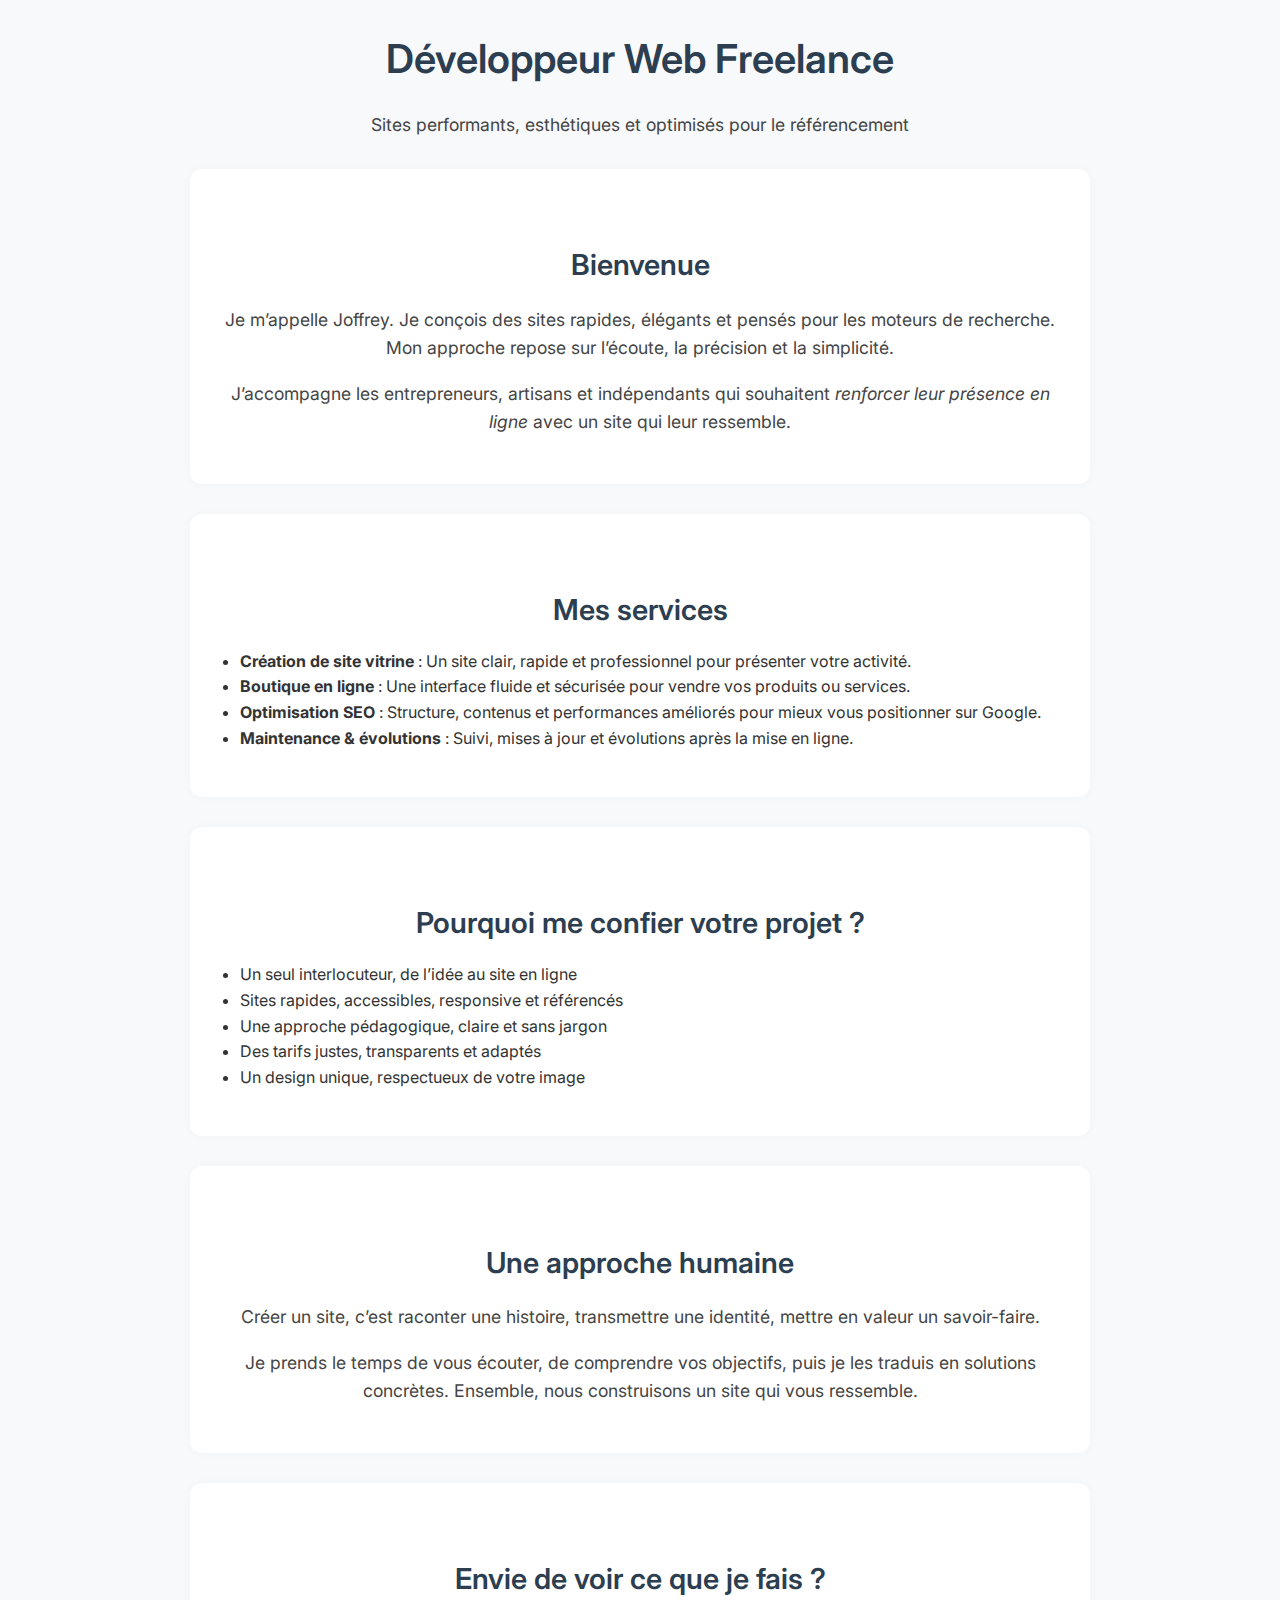
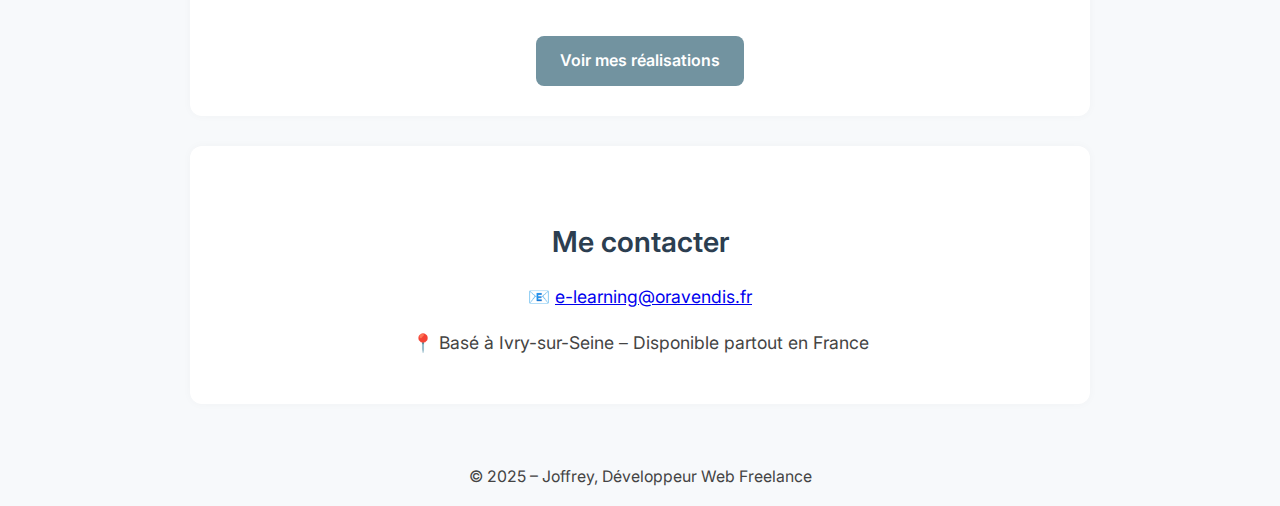
<file: index.html>
<!DOCTYPE html>
<html lang="fr">
<head>
  <meta charset="UTF-8">
  <title>Développeur Web Freelance – Joffrey</title>
  <meta name="viewport" content="width=device-width, initial-scale=1.0">
  <link href="styles.css" rel="stylesheet">
  <link href="https://fonts.googleapis.com/css2?family=Inter:wght@400;600&display=swap" rel="stylesheet">
</head>
<body>
  <div class="container">
  <header>
    <h1>Développeur Web Freelance</h1>
    <p>Sites performants, esthétiques et optimisés pour le référencement</p>
  </header>

  <section class="presentation">
    <h2>Bienvenue</h2>
    <p>
      Je m’appelle Joffrey. Je conçois des sites rapides, élégants et pensés pour les moteurs de recherche.  
      Mon approche repose sur l’écoute, la précision et la simplicité.
    </p>
    <p>
      J’accompagne les entrepreneurs, artisans et indépendants qui souhaitent <em>renforcer leur présence en ligne</em> avec un site qui leur ressemble.
    </p>
  </section>

  <section class="services">
    <h2>Mes services</h2>
    <ul>
      <li><strong>Création de site vitrine</strong> : Un site clair, rapide et professionnel pour présenter votre activité.</li>
      <li><strong>Boutique en ligne</strong> : Une interface fluide et sécurisée pour vendre vos produits ou services.</li>
      <li><strong>Optimisation SEO</strong> : Structure, contenus et performances améliorés pour mieux vous positionner sur Google.</li>
      <li><strong>Maintenance & évolutions</strong> : Suivi, mises à jour et évolutions après la mise en ligne.</li>
    </ul>
  </section>

  <section class="valeurs">
    <h2>Pourquoi me confier votre projet ?</h2>
    <ul>
      <li>Un seul interlocuteur, de l’idée au site en ligne</li>
      <li>Sites rapides, accessibles, responsive et référencés</li>
      <li>Une approche pédagogique, claire et sans jargon</li>
      <li>Des tarifs justes, transparents et adaptés</li>
      <li>Un design unique, respectueux de votre image</li>
    </ul>
  </section>

  <section class="approche">
    <h2>Une approche humaine</h2>
    <p>
      Créer un site, c’est raconter une histoire, transmettre une identité, mettre en valeur un savoir-faire.
    </p>
    <p>
      Je prends le temps de vous écouter, de comprendre vos objectifs, puis je les traduis en solutions concrètes.
      Ensemble, nous construisons un site qui vous ressemble.
    </p>
  </section>

  <section class="cta">
    <h2>Envie de voir ce que je fais ?</h2>
    <a href="portfolio.html" class="btn">Voir mes réalisations</a>
  </section>

  <section class="contact">
    <h2>Me contacter</h2>
    <p>📧 <a href="mailto:e-learning@oravendis.fr">e-learning@oravendis.fr</a></p>
    <p>📍 Basé à Ivry-sur-Seine – Disponible partout en France</p>
  </section>

  <footer>
    <p>&copy; 2025 – Joffrey, Développeur Web Freelance</p>
  </footer>
  </div>
</body>
</html>
</file>
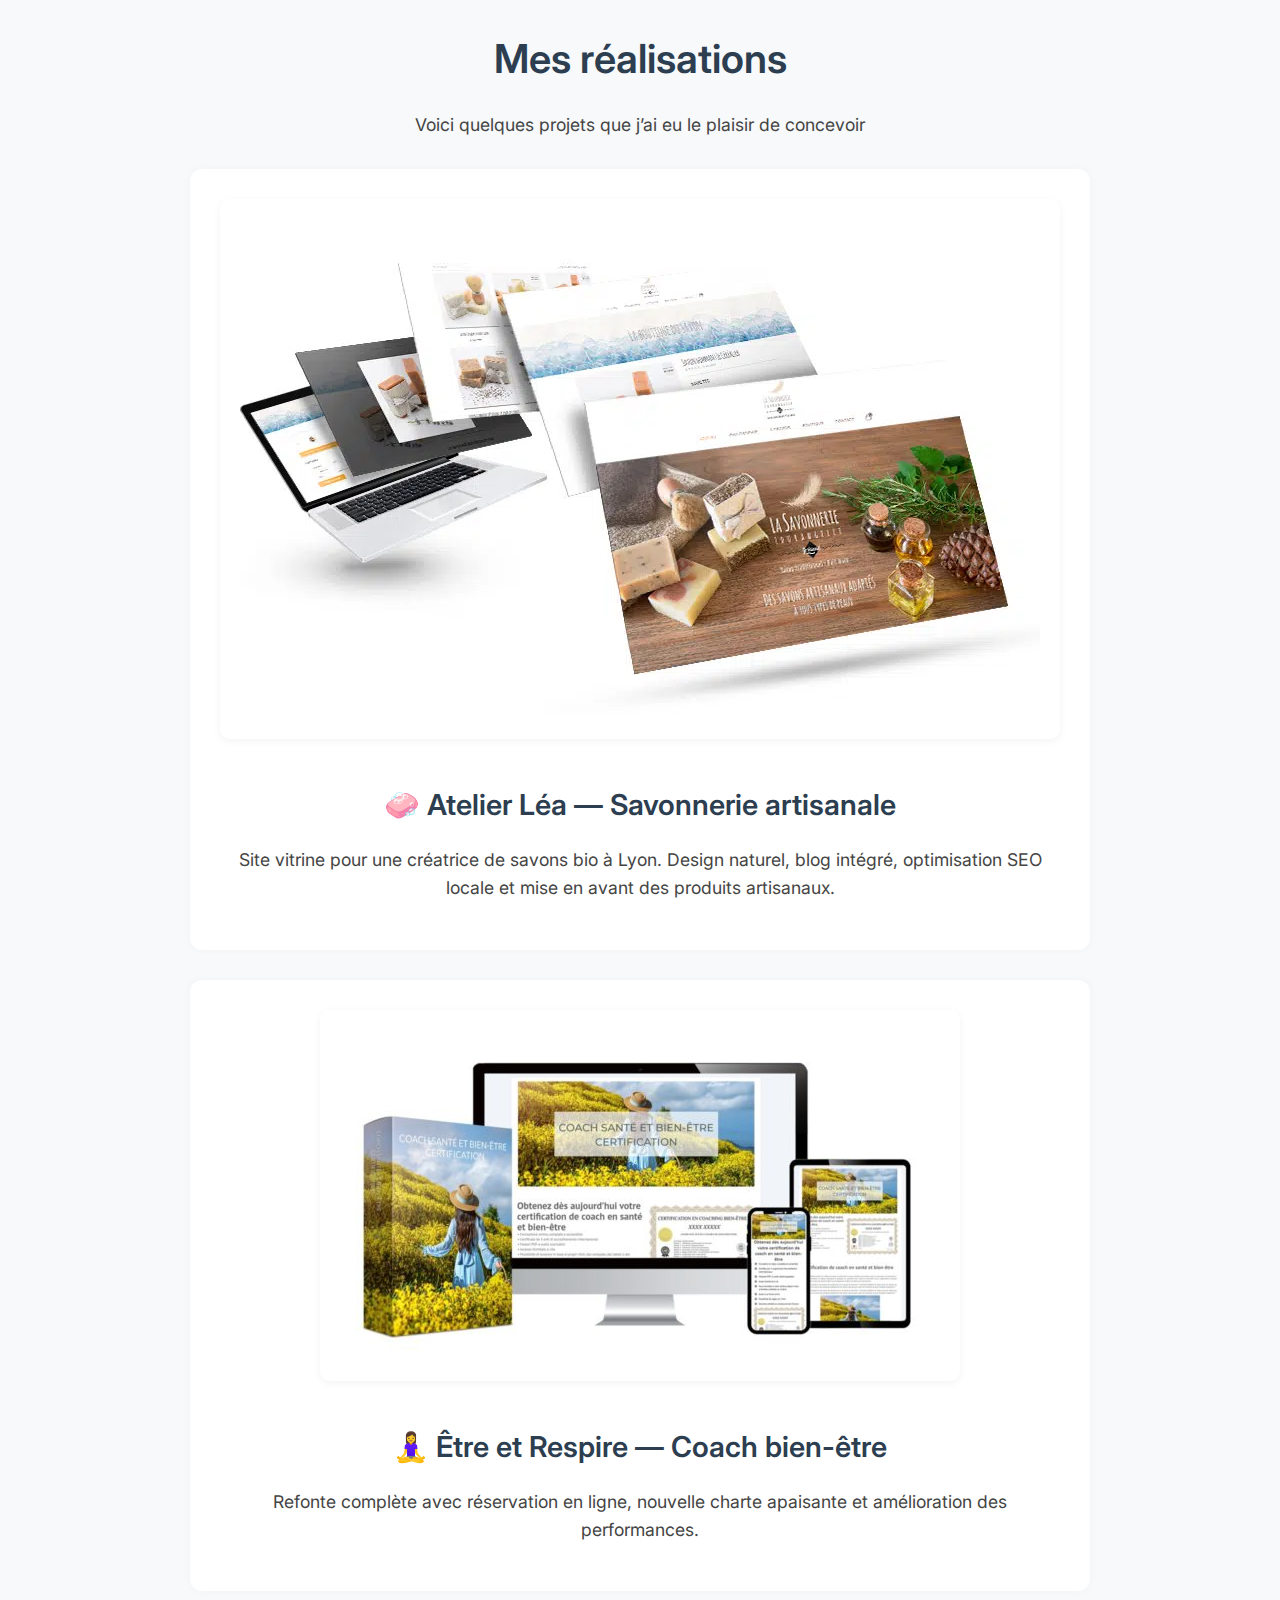
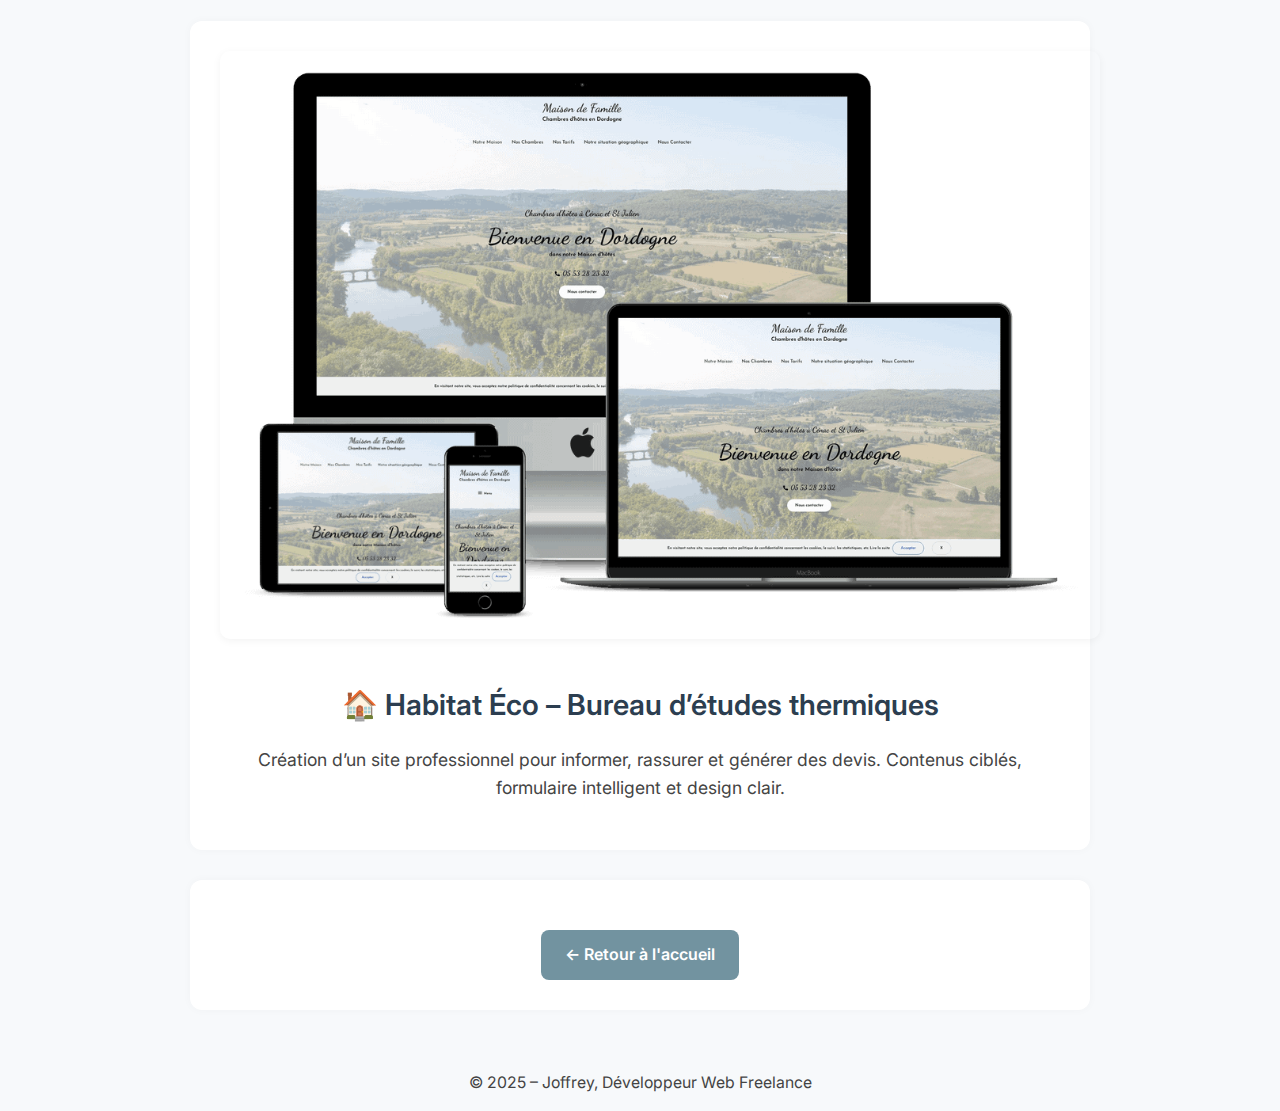
<file: portfolio.html>
<!DOCTYPE html>
<html lang="fr">
<head>
  <meta charset="UTF-8">
  <title>Portfolio – Joffrey, Développeur Web Freelance</title>
  <meta name="viewport" content="width=device-width, initial-scale=1.0">
  <link href="styles.css" rel="stylesheet">
</head>
<body>
    <div class="container">
  <header>
    <h1>Mes réalisations</h1>
    <p>Voici quelques projets que j’ai eu le plaisir de concevoir</p>
  </header>

  <section class="portfolio-item">
    <img src="images/realisation1.webp" alt="Projet Atelier Léa">
    <h2>🧼 Atelier Léa — Savonnerie artisanale</h2>
    <p>
      Site vitrine pour une créatrice de savons bio à Lyon.  
      Design naturel, blog intégré, optimisation SEO locale et mise en avant des produits artisanaux.
    </p>
  </section>

  <section class="portfolio-item">
    <img src="images/realisation2.jpg" alt="Projet Être et Respire">
    <h2>🧘‍♀️ Être et Respire — Coach bien-être</h2>
    <p>
      Refonte complète avec réservation en ligne, nouvelle charte apaisante et amélioration des performances.
    </p>
  </section>

  <section class="portfolio-item">
    <img src="images/realisation3.png" alt="Projet Habitat Éco">
    <h2>🏠 Habitat Éco – Bureau d’études thermiques</h2>
    <p>
      Création d’un site professionnel pour informer, rassurer et générer des devis.  
      Contenus ciblés, formulaire intelligent et design clair.
    </p>
  </section>

  <section class="cta">
    <a href="index.html" class="btn">← Retour à l'accueil</a>
  </section>

  <footer>
    <p>&copy; 2025 – Joffrey, Développeur Web Freelance</p>
  </footer>
    </div>
</body>
</html>
</file>
<file: styles.css>
/* Typographie globale */
@import url('https://fonts.googleapis.com/css2?family=Inter:wght@400;600&display=swap');
.container {
  max-width: 900px;
  margin: 0 auto;
  padding: 0 20px;
}

body {
  font-family: 'Inter', sans-serif;
  background-color: #f7f9fb;
  color: #333;
  margin: 0;
  padding: 0;
  line-height: 1.6;
}

/* Structure principale */
body > * {
  max-width: 900px;
  margin: 0 auto;
  padding: 20px;
}

/* Titres */
h1, h2 {
  font-weight: 600;
  color: #2c3e50;
  margin-bottom: 0.5em;
}

h1 {
  font-size: 2.5em;
  text-align: center;
}

h2 {
  font-size: 1.8em;
  margin-top: 1.5em;
  text-align: center;

}

/* Paragraphes */
p {
  font-size: 1.1em;
  color: #444;
  text-align: center;

}

/* Listes */
ul {
  padding-left: 20px;
}

/* Images */
img {
  display: block;
  max-width: 100%;
  border-radius: 10px;
  box-shadow: 0 2px 8px rgba(0,0,0,0.05);
  margin-bottom: 10px;
  margin: 0 auto;
  padding: 20px;
}

/* Bouton */
.btn {
  display: inline-block;
  padding: 12px 24px;
  background-color: #7293A0;
  color: white;
  text-decoration: none;
  border-radius: 8px;
  font-weight: 600;
  margin-top: 20px;
  transition: background-color 0.3s ease;
}

.btn:hover {
  background-color: #5c7b89;
}

/* Sections */
section {
  background: white;
  border-radius: 12px;
  padding: 30px;
  margin: 30px 0;
  box-shadow: 0 0 10px rgba(0,0,0,0.03);
}

.cta {
  text-align: center;
}

/* Footer */
footer {
  text-align: center;
  color: #999;
  font-size: 0.9em;
  margin-top: 60px;
}

/* Portfolio items */
.portfol
</file>
